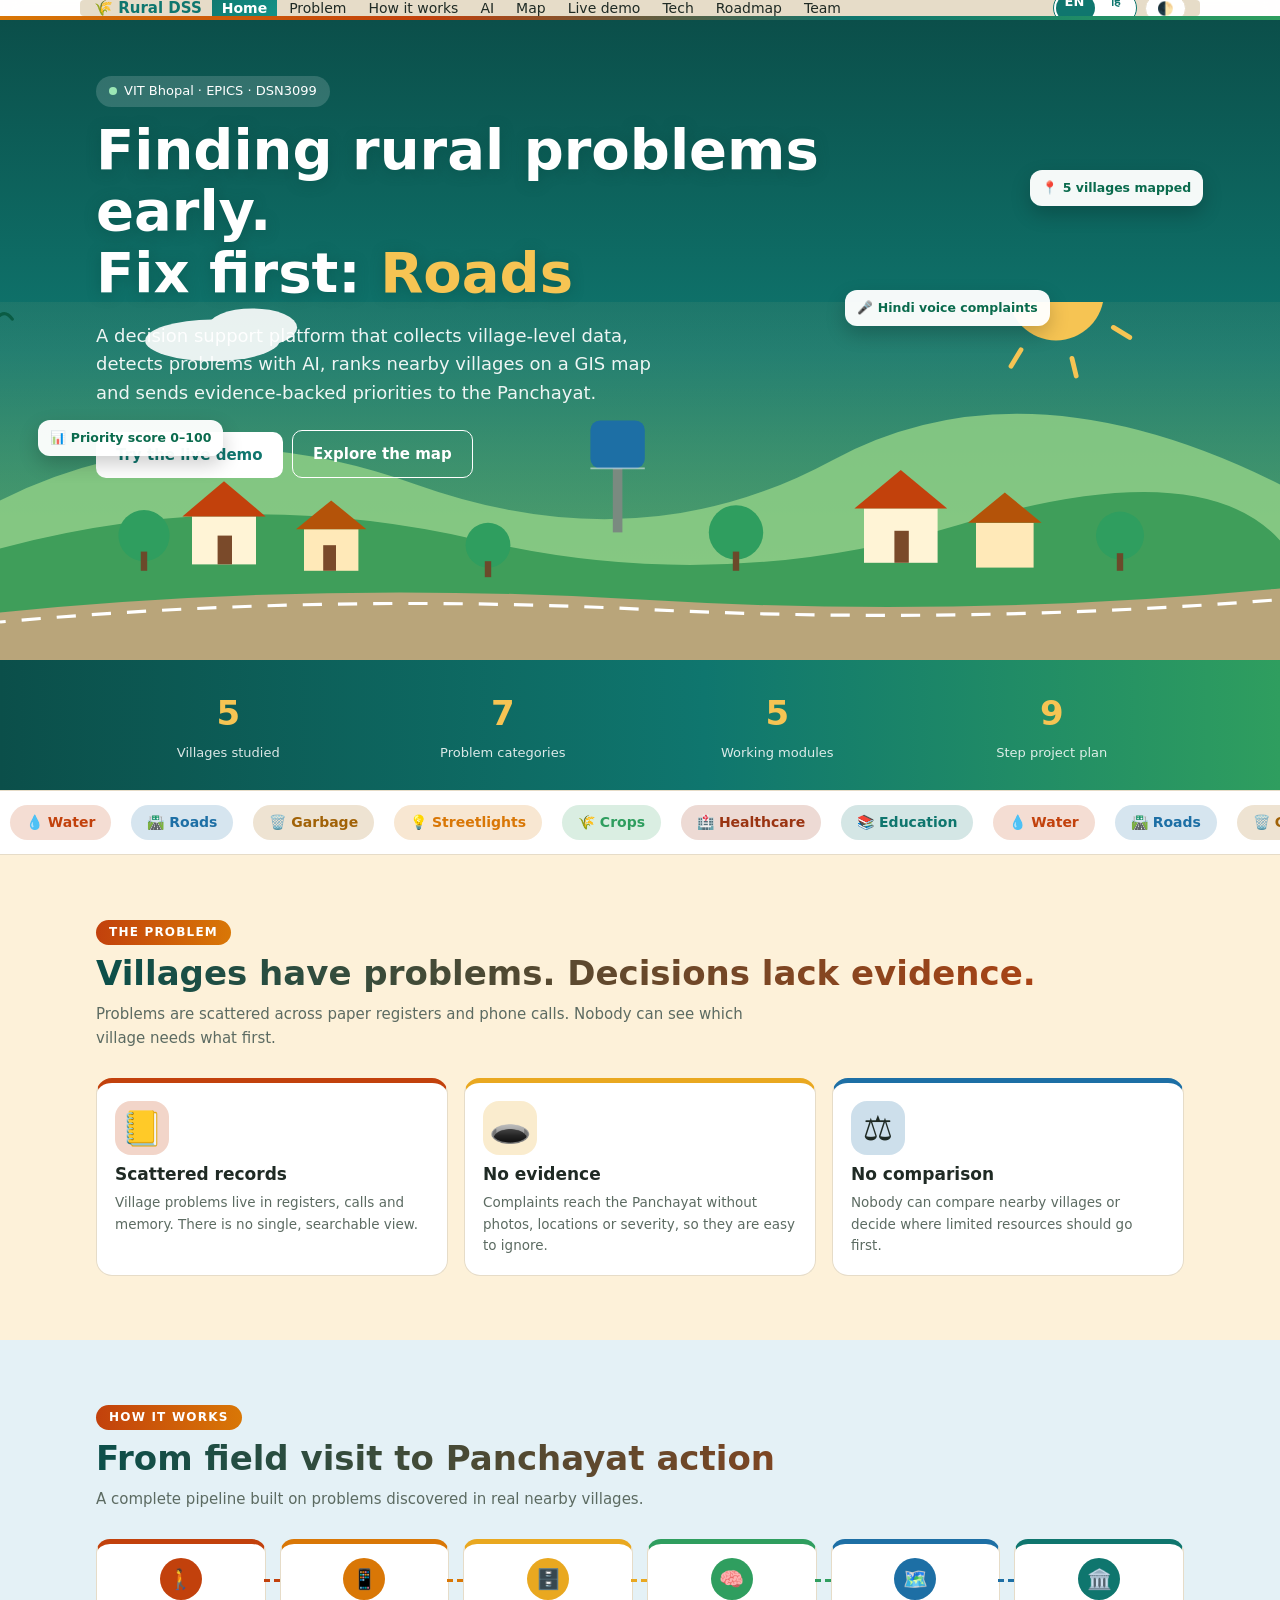
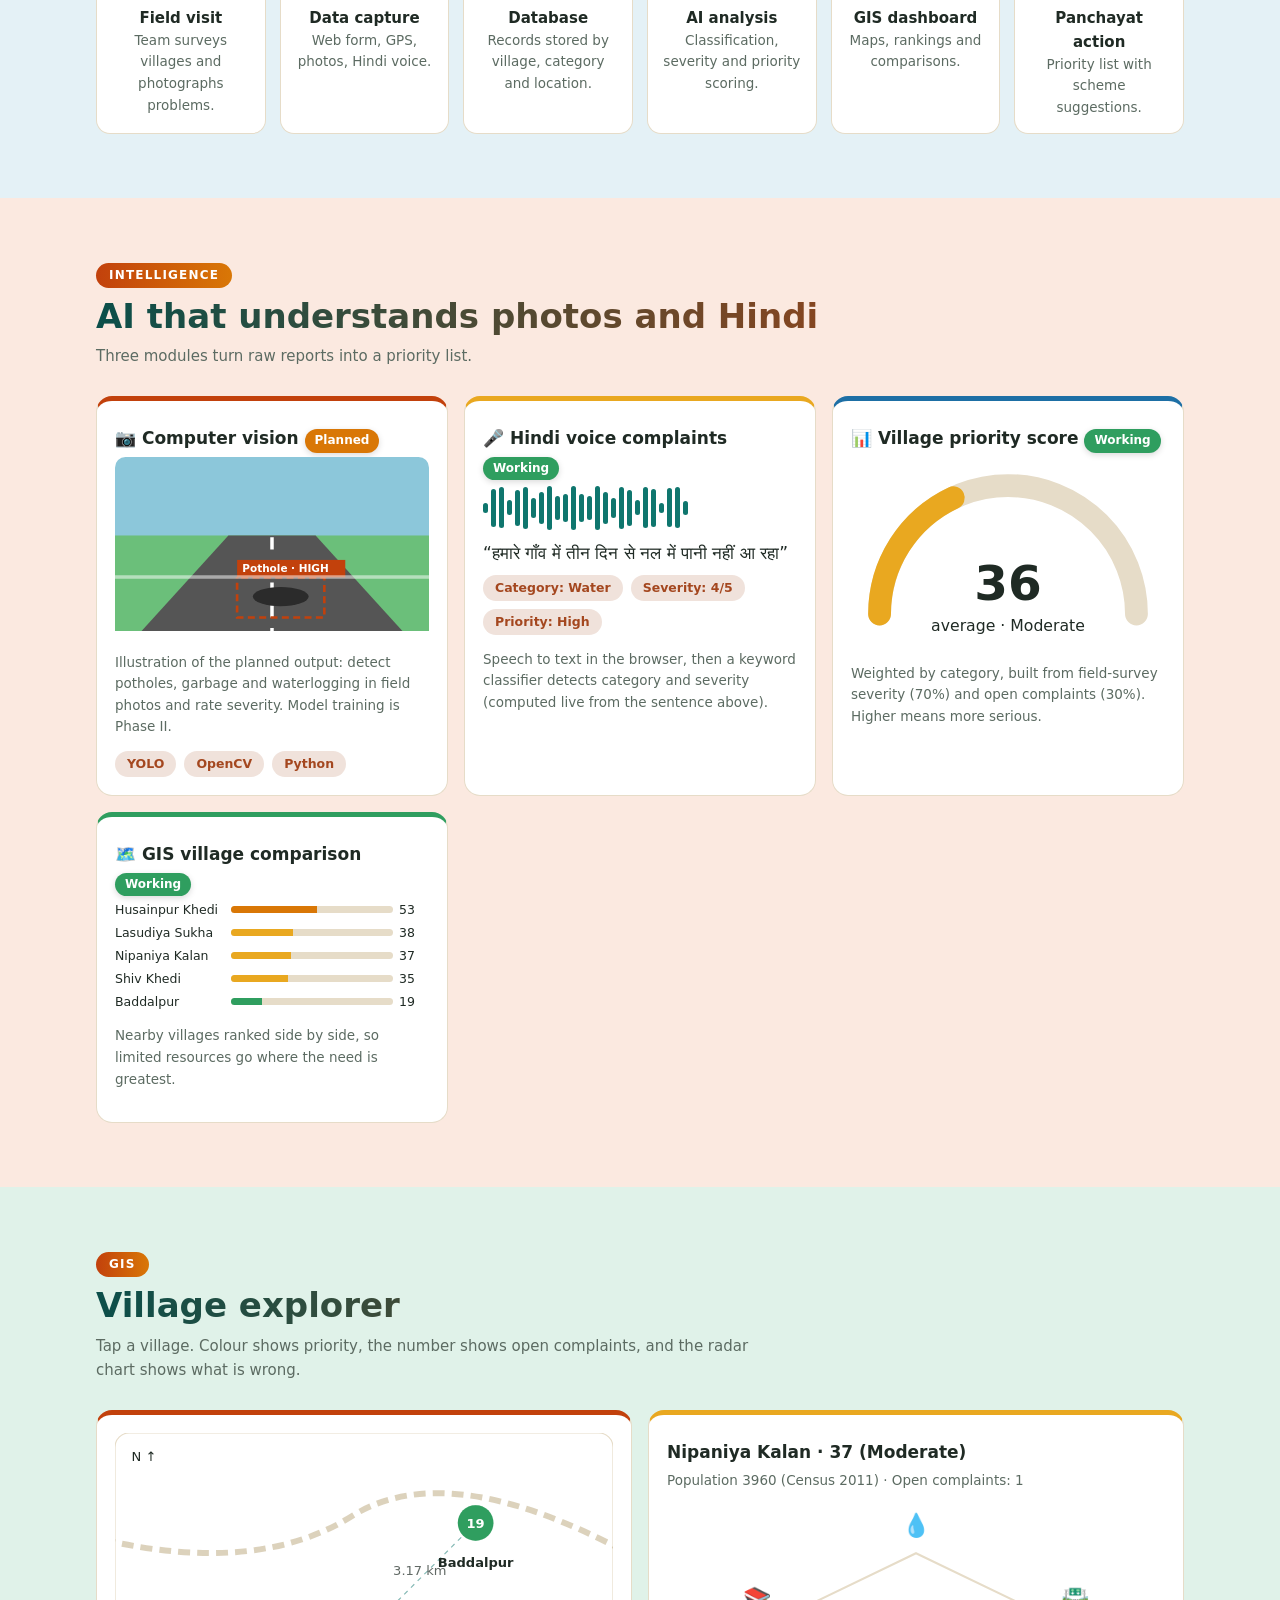
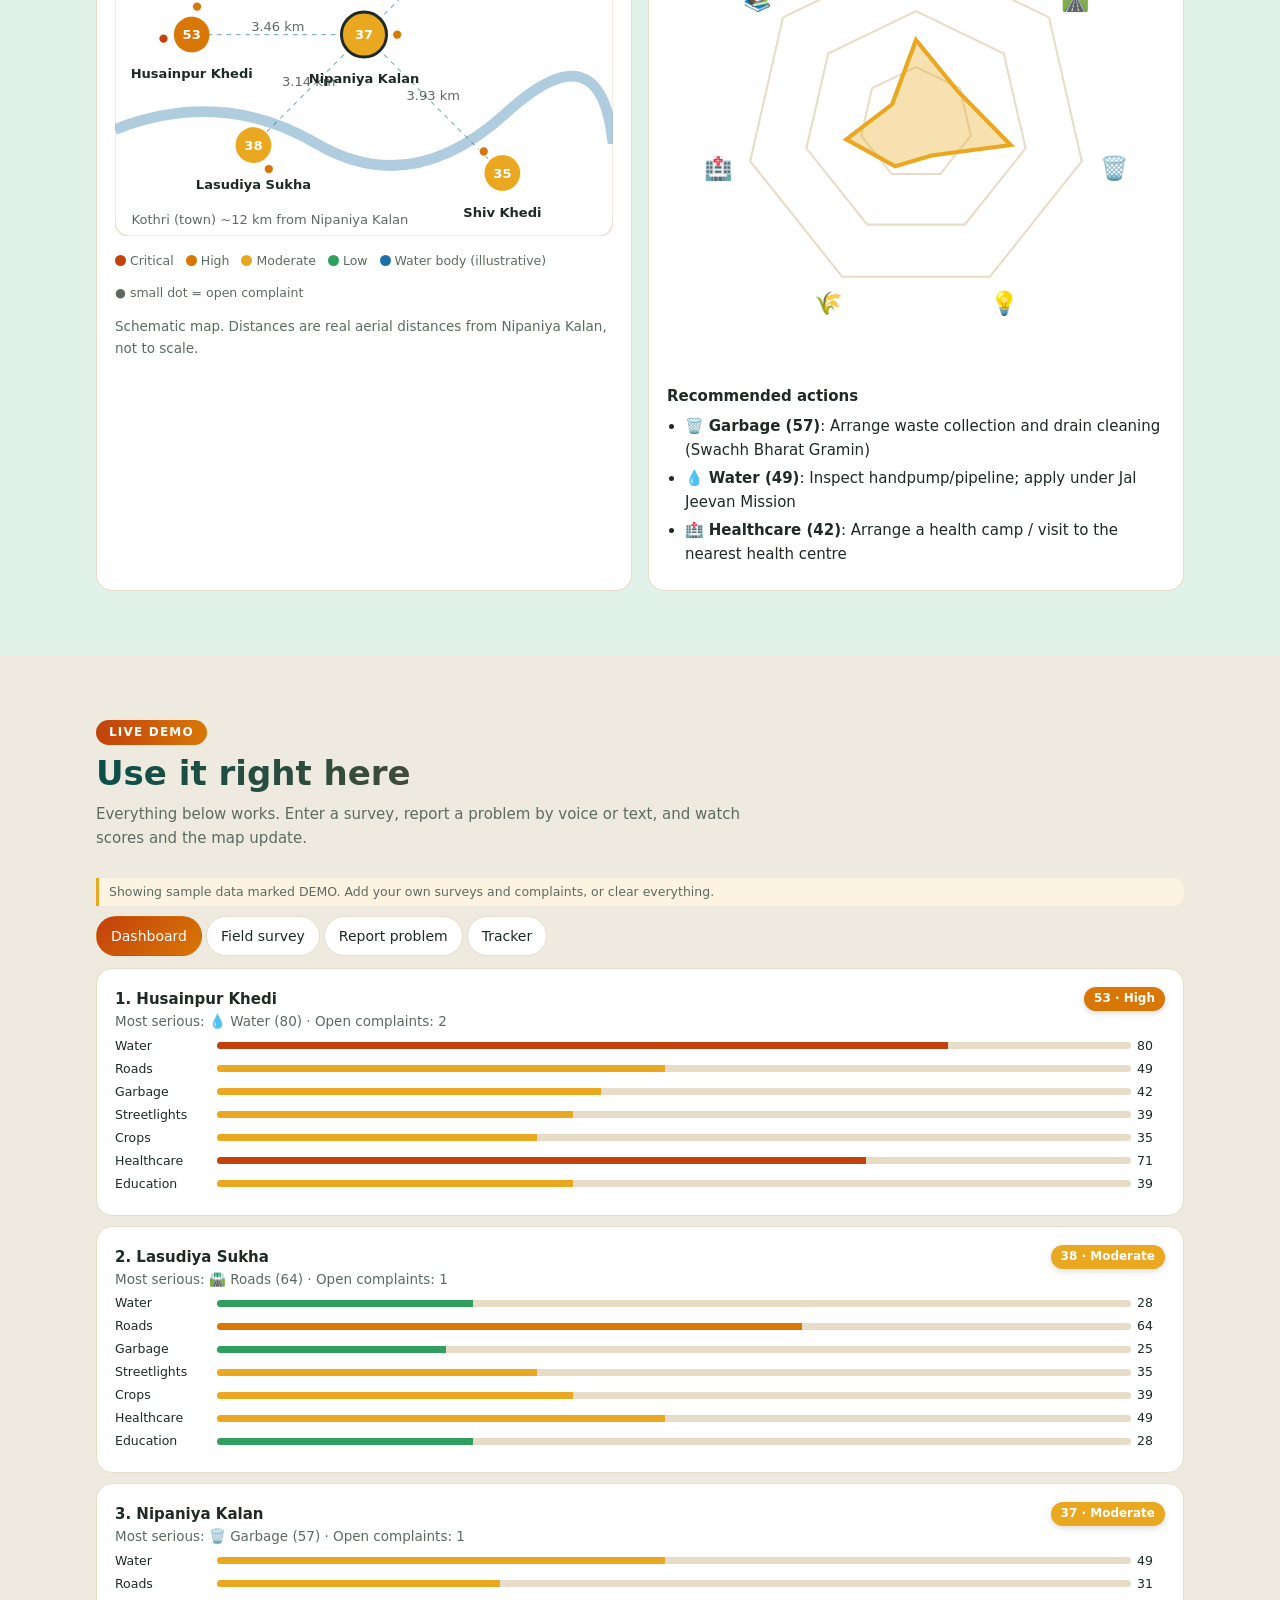
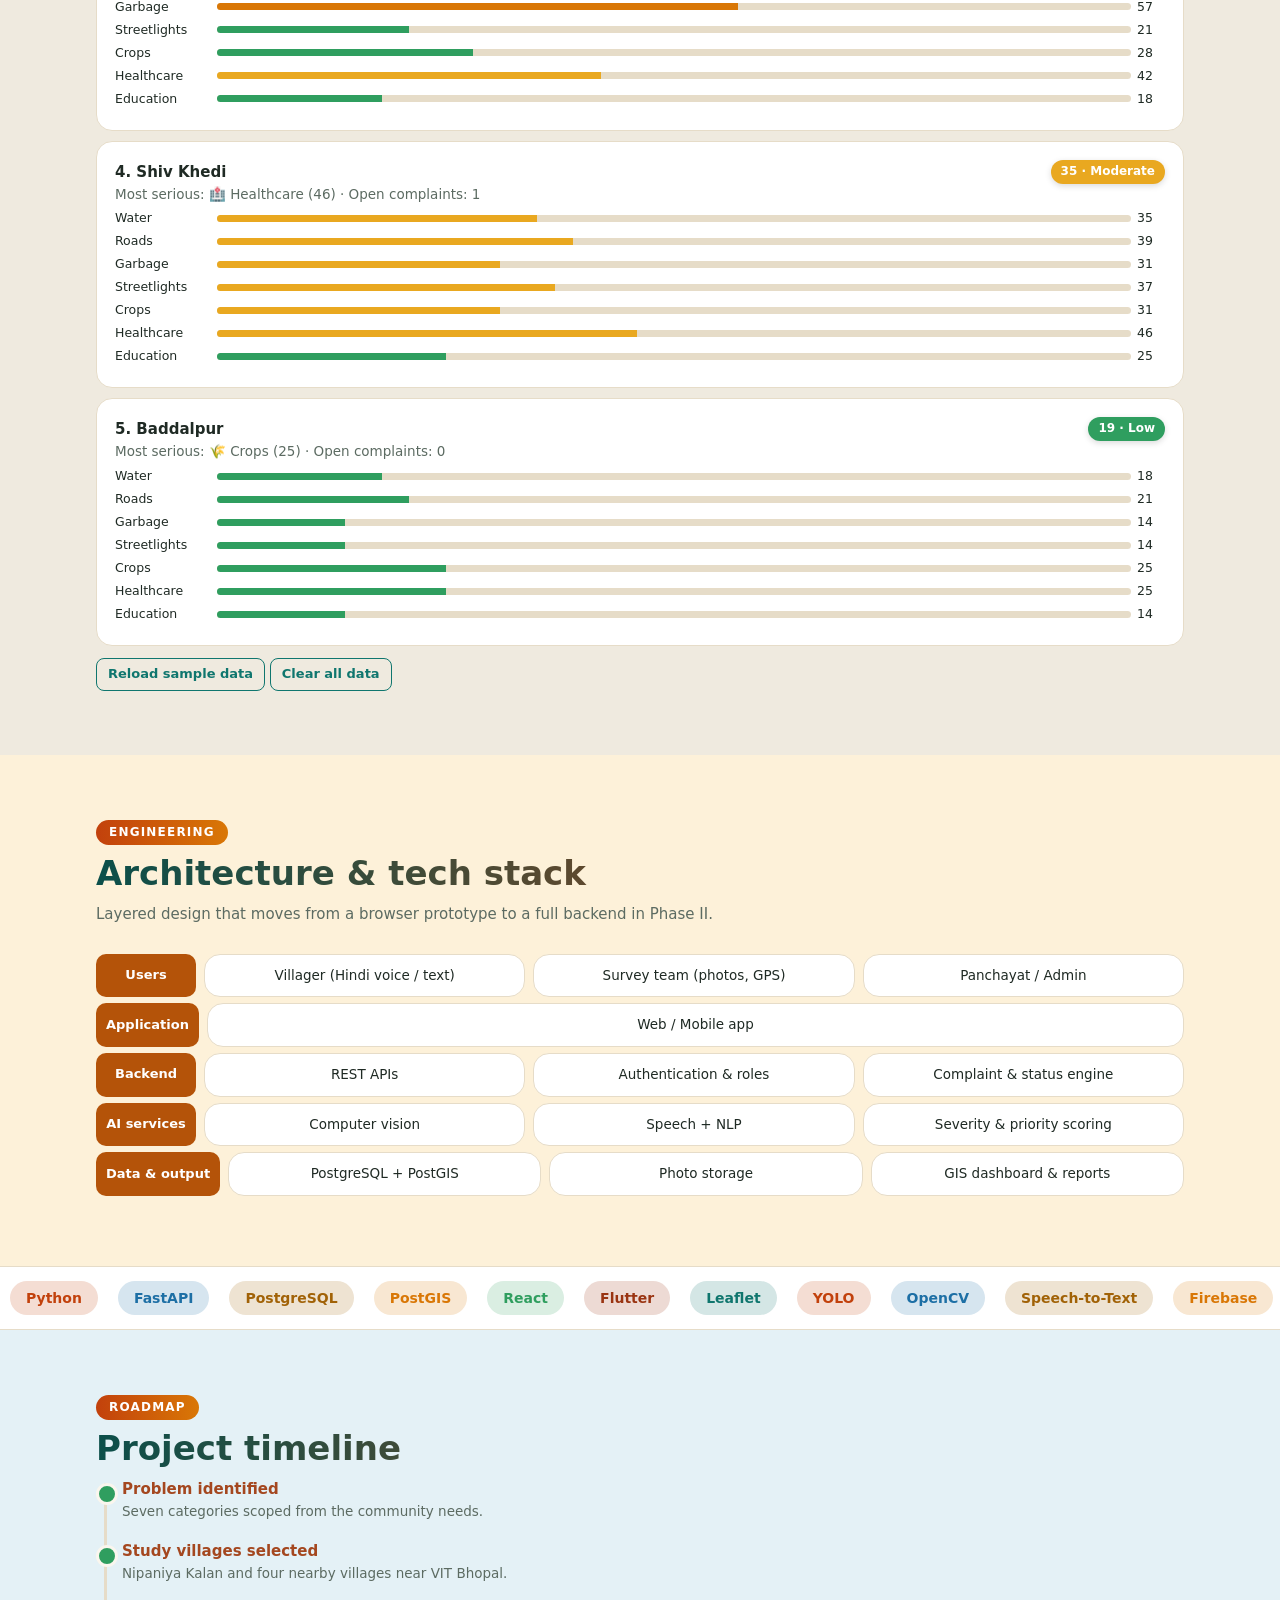
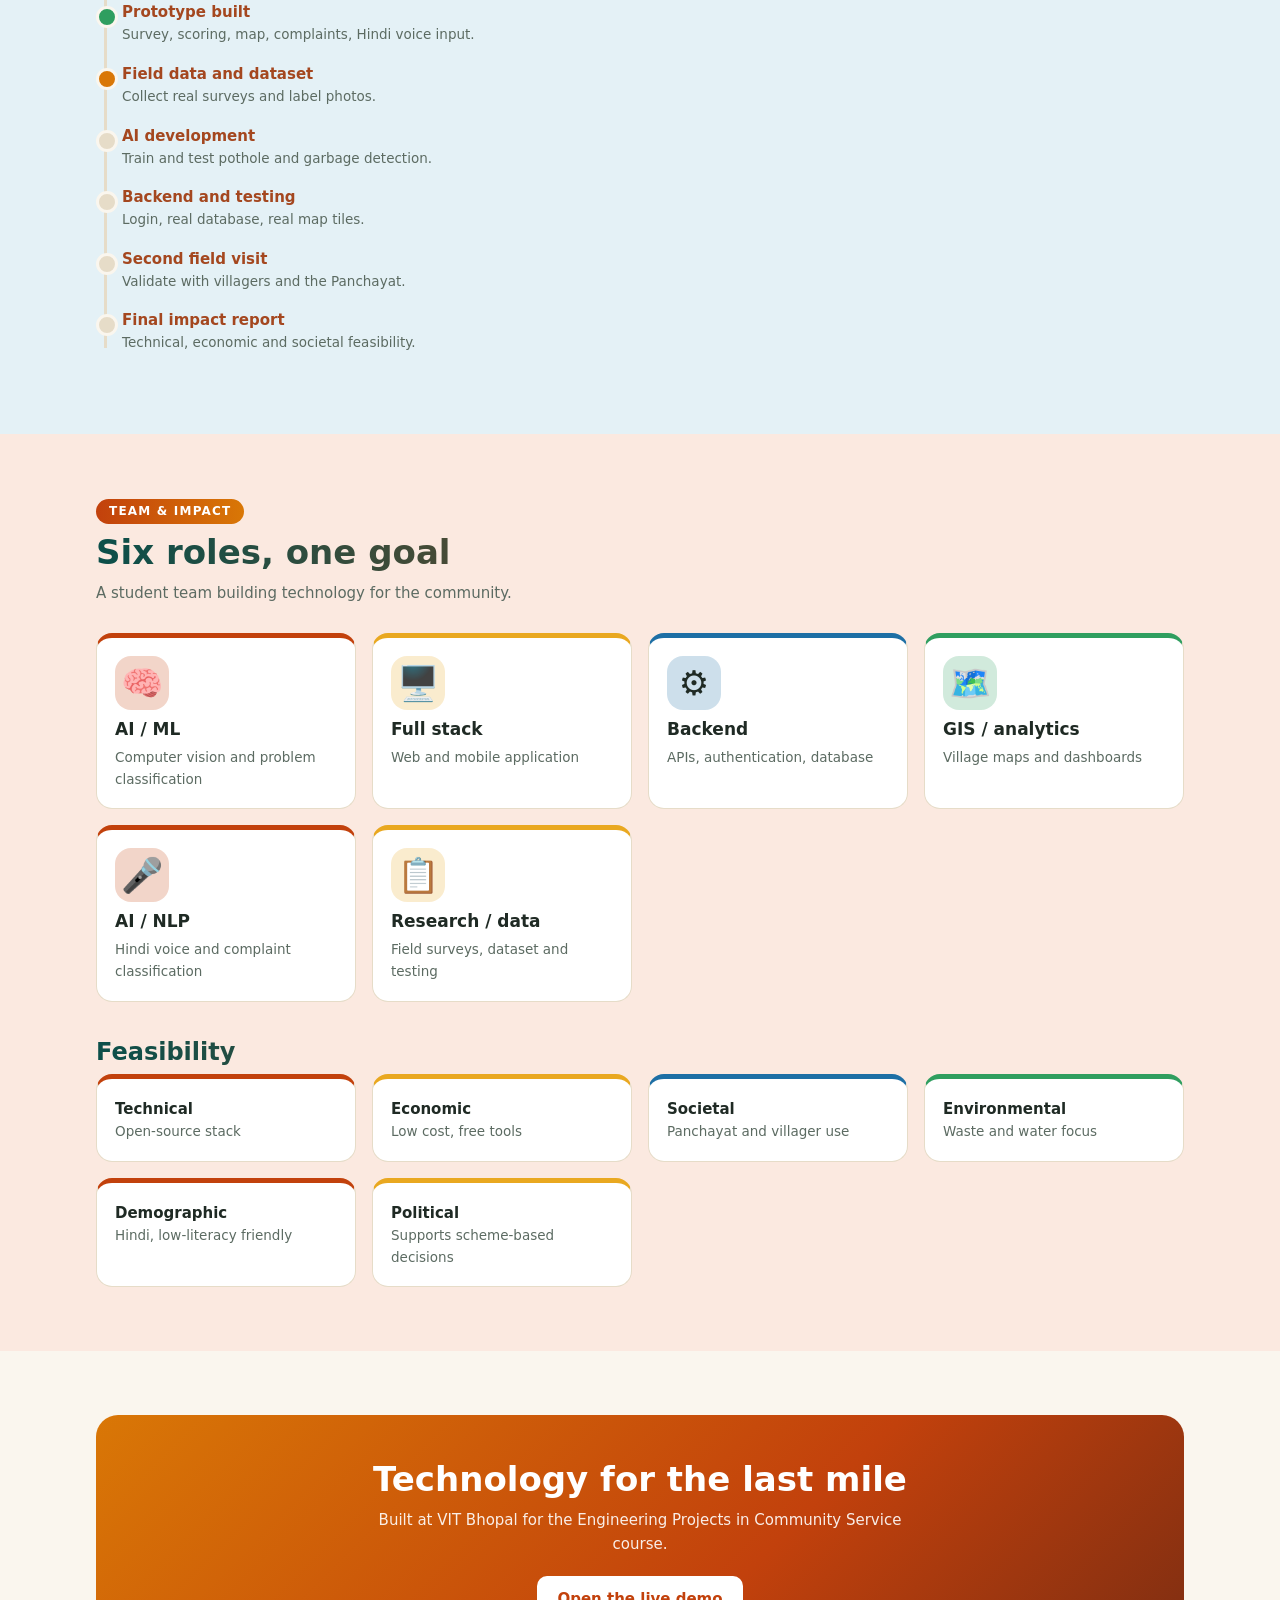
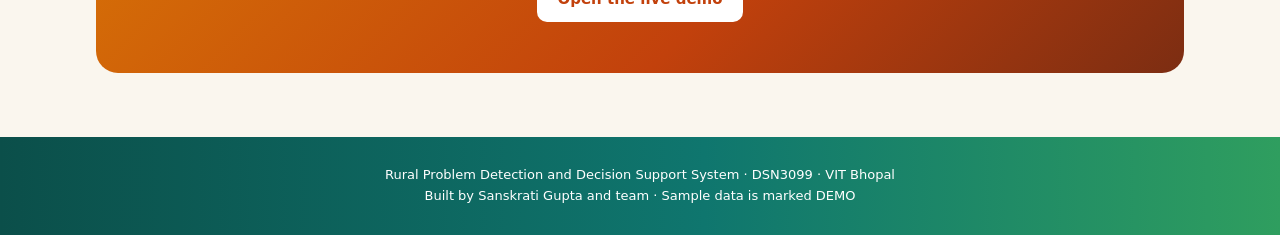
<file: frontend/index.html>
<!DOCTYPE html>
<html lang="en"><head><meta charset="utf-8">
<meta name="viewport" content="width=device-width, initial-scale=1, viewport-fit=cover">
<title>Rural Problem Detection and Decision Support System</title>
<link rel="icon" href="data:image/svg+xml,<svg xmlns=%22http://www.w3.org/2000/svg%22 viewBox=%220 0 100 100%22><text y=%22.9em%22 font-size=%2290%22>🌾</text></svg>">
<link rel="stylesheet" href="css/style.css">
</head><body>
<div id="pg"></div>
<div class="nav"><div class="bar"><div id="nav"></div><div class="rt"><button class="lt" id="lt" data-l="en" role="switch" aria-checked="false" aria-label="Language"><span class="th2"></span><span>EN</span><span>हिं</span></button><button id="th" aria-label="Toggle theme">🌓</button></div></div></div>

<header class="hero" id="home">
<span class="chip" style="right:6%;top:150px">📍 5 villages mapped</span><span class="chip" style="right:18%;top:270px;animation-delay:-2s">🎤 Hindi voice complaints</span><span class="chip" style="left:3%;top:400px;animation-delay:-3.5s">📊 Priority score 0–100</span>
<div class="w"><span class="live"><i></i> VIT Bhopal · EPICS · DSN3099</span>
<h1>Finding rural problems early.<br>Fix first: <span id="word">Water</span></h1>
<p class="s">A decision support platform that collects village-level data, detects problems with AI, ranks nearby villages on a GIS map and sends evidence-backed priorities to the Panchayat.</p>
<div class="cta"><a class="btn" href="#demo">Try the live demo</a> &nbsp;<a class="btn o" href="#explorer">Explore the map</a></div></div>
<svg id="scene" viewBox="0 0 800 300" preserveAspectRatio="xMidYMax slice" aria-hidden="true"><defs><linearGradient id="sk" x1="0" y1="0" x2="0" y2="1"><stop offset="0" stop-color="#ffd98a" stop-opacity="0"/><stop offset="1" stop-color="#ffd98a" stop-opacity=".25"/></linearGradient></defs>
<rect width="800" height="300" fill="url(#sk)"/>
<g transform="translate(660 70)"><circle r="30" fill="#f6c453"/><g stroke="#f6c453" stroke-width="3" stroke-linecap="round"><animateTransform attributeName="transform" type="rotate" from="0" to="360" dur="30s" repeatCount="indefinite"/><path d="M0-42v-12M0 42v12M-42 0h-12M42 0h12M30-30l8-8M-30 30l-8 8M30 30l8 8M-30-30l-8-8"/></g></g>
<g fill="#fff" opacity=".9"><g><animateTransform attributeName="transform" type="translate" from="-100 0" to="900 0" dur="60s" repeatCount="indefinite"/><ellipse cx="100" cy="60" rx="38" ry="12"/><ellipse cx="125" cy="52" rx="26" ry="12"/></g><g><animateTransform attributeName="transform" type="translate" from="-400 0" to="600 0" dur="80s" repeatCount="indefinite"/><ellipse cx="500" cy="100" rx="42" ry="13"/><ellipse cx="525" cy="92" rx="28" ry="12"/></g></g>
<path d="M0 200 Q120 140 260 190 T520 175 T800 190 V300 H0Z" fill="#8fcf86" opacity=".85"/><path d="M0 230 Q150 190 300 225 T600 215 T800 225 V300 H0Z" fill="#3f9e5a"/>
<g transform="translate(120 210)"><rect width="40" height="30" fill="#fff4d6"/><polygon points="-6,0 20,-22 46,0" fill="#c2410c"/><rect x="16" y="12" width="9" height="18" fill="#7a4a2a"/></g>
<g transform="translate(190 218)"><rect width="34" height="26" fill="#ffe9b8"/><polygon points="-5,0 17,-18 39,0" fill="#b45309"/><rect x="12" y="10" width="8" height="16" fill="#7a4a2a"/></g>
<g transform="translate(540 205)"><rect width="46" height="34" fill="#fff4d6"/><polygon points="-6,0 23,-24 52,0" fill="#c2410c"/><rect x="19" y="14" width="9" height="20" fill="#7a4a2a"/></g>
<g transform="translate(610 214)"><rect width="36" height="28" fill="#ffe9b8"/><polygon points="-5,0 18,-19 41,0" fill="#b45309"/></g>
<g fill="#2f9e5f"><circle cx="90" cy="222" r="16"/><circle cx="305" cy="228" r="14"/><circle cx="460" cy="220" r="17"/><circle cx="700" cy="222" r="15"/></g><g fill="#6b4a2a"><rect x="88" y="232" width="4" height="12"/><rect x="303" y="238" width="4" height="10"/><rect x="458" y="232" width="4" height="12"/><rect x="698" y="233" width="4" height="11"/></g>
<g transform="translate(375 150)"><rect x="8" y="30" width="6" height="40" fill="#7a8a80"/><rect x="-6" y="0" width="34" height="30" rx="6" fill="#1d6fa5"/><path d="M-6 30h34" stroke="#fff" opacity=".5"/></g>
<path d="M0 270 Q200 250 400 262 T800 255 V300 H0Z" fill="#b9a57a"/><path d="M0 276 Q200 258 400 268 T800 262" stroke="#fff" stroke-width="2" stroke-dasharray="12 10" fill="none"><animate attributeName="stroke-dashoffset" from="0" to="-44" dur="2s" repeatCount="indefinite"/></path>
<g stroke="#0a5c44" stroke-width="2" fill="none" stroke-linecap="round"><path d="M0 0q5-7 10 0q5-7 10 0"><animateTransform attributeName="transform" type="translate" values="-40 60;860 20" dur="26s" repeatCount="indefinite"/></path><path d="M0 0q5-7 10 0q5-7 10 0"><animateTransform attributeName="transform" type="translate" values="-90 90;860 50" dur="32s" repeatCount="indefinite"/></path></g></svg>
</header>

<div class="strip"><div class="w" id="strip"></div></div>
<div class="mq"><div id="mq"></div></div>

<section id="problem"><div class="w rv"><span class="tag">The problem</span><h2>Villages have problems. Decisions lack evidence.</h2><p class="lead">Problems are scattered across paper registers and phone calls. Nobody can see which village needs what first.</p><div class="grid" id="prob"></div></div></section>

<section class="alt" id="how"><div class="w rv"><span class="tag">How it works</span><h2>From field visit to Panchayat action</h2><p class="lead">A complete pipeline built on problems discovered in real nearby villages.</p><div class="pipe" id="pipe"></div></div></section>

<section id="ai"><div class="w rv"><span class="tag">Intelligence</span><h2>AI that understands photos and Hindi</h2><p class="lead">Three modules turn raw reports into a priority list.</p>
<div class="grid g2">
<div class="card h"><h3>📷 Computer vision <span class="pill" style="background:var(--o)">Planned</span></h3><svg viewBox="0 0 360 200" width="100%" role="img" aria-label="Illustration of road photo with pothole detection"><rect width="360" height="200" rx="12" fill="#8cc7da"/><rect y="90" width="360" height="110" fill="#6bbf7a"/><polygon points="130,90 230,90 330,200 30,200" fill="#555"/><path d="M180 92L180 200" stroke="#fff" stroke-width="4" stroke-dasharray="14 12"/><ellipse cx="190" cy="160" rx="32" ry="11" fill="#2b2b2b"/><rect x="140" y="138" width="100" height="46" fill="none" stroke="#c2410c" stroke-width="3" stroke-dasharray="8 5"><animate attributeName="stroke-dashoffset" from="0" to="-26" dur="1.2s" repeatCount="indefinite"/></rect><rect x="140" y="118" width="124" height="20" fill="#c2410c"/><text x="146" y="132" style="fill:#fff;font-weight:700;font-size:12px">Pothole · HIGH</text><rect x="0" y="0" width="360" height="4" fill="#fff" opacity=".5"><animate attributeName="y" values="0;196;0" dur="4s" repeatCount="indefinite"/></rect></svg>
<p class="mu">Illustration of the planned output: detect potholes, garbage and waterlogging in field photos and rate severity. Model training is Phase II.</p><div class="tg"><span>YOLO</span><span>OpenCV</span><span>Python</span></div></div>
<div class="card h"><h3>🎤 Hindi voice complaints <span class="pill" style="background:var(--g)">Working</span></h3><div class="bars" id="wave"></div><p style="font-size:17px;margin:8px 0">“हमारे गाँव में तीन दिन से नल में पानी नहीं आ रहा”</p><div class="tg" id="vchips"></div>
<p class="mu">Speech to text in the browser, then a keyword classifier detects category and severity (computed live from the sentence above).</p></div>
<div class="card h"><h3>📊 Village priority score <span class="pill" style="background:var(--g)">Working</span></h3><svg viewBox="0 0 220 130" width="100%" id="gauge" role="img" aria-label="Average priority gauge"></svg><p class="mu">Weighted by category, built from field-survey severity (70%) and open complaints (30%). Higher means more serious.</p></div>
<div class="card h"><h3>🗺️ GIS village comparison <span class="pill" style="background:var(--g)">Working</span></h3><div id="mini"></div><p class="mu">Nearby villages ranked side by side, so limited resources go where the need is greatest.</p></div>
</div></div></section>

<section class="alt" id="explorer"><div class="w rv"><span class="tag">GIS</span><h2>Village explorer</h2><p class="lead">Tap a village. Colour shows priority, the number shows open complaints, and the radar chart shows what is wrong.</p>
<div class="grid g2"><div class="card"><svg id="map" viewBox="0 0 420 340" width="100%" role="img" aria-label="Village map"></svg>
<div class="lg"><span><i style="background:var(--r)"></i>Critical</span><span><i style="background:var(--o)"></i>High</span><span><i style="background:var(--y)"></i>Moderate</span><span><i style="background:var(--g)"></i>Low</span><span><i style="background:var(--b)"></i>Water body (illustrative)</span><span>● small dot = open complaint</span></div>
<p class="mu">Schematic map. Distances are real aerial distances from Nipaniya Kalan, not to scale.</p></div>
<div class="card"><h3 id="mt">Select a village</h3><div id="mi" class="mu">Tap a village on the map.</div><svg id="radar" viewBox="0 0 240 230" width="100%" aria-label="Radar chart"></svg><div id="mrec"></div></div></div></div></section>

<section id="demo"><div class="w rv"><span class="tag">Live demo</span><h2>Use it right here</h2><p class="lead">Everything below works. Enter a survey, report a problem by voice or text, and watch scores and the map update.</p>
<div class="note" id="demonote"></div>
<div class="tabs" id="tabs"></div>
<div class="tp" id="t-rank"><div id="rank"></div></div>
<div class="tp" id="t-survey"><div class="card"><div class="row"><div><label>Village</label><select id="sv"></select></div><div><label>Surveyor</label><input id="sn"></div></div><p class="mu">Rate each problem 0 (none) to 100 (very severe).</p><div id="sf"></div><div class="row"><div><label>Notes</label><textarea id="snote" rows="2"></textarea></div><div><label>Location</label><input id="sgps" placeholder="lat, lng"><button class="btn s o" id="gps" style="margin-top:6px;color:var(--ac)">📍 Use my GPS</button></div></div><button class="btn" id="ssave" style="margin-top:12px">Save survey</button><div class="ok" id="sok"></div></div><div class="card"><h3>Saved surveys</h3><div class="scroll" id="slist"></div></div></div>
<div class="tp" id="t-report"><div class="card"><div class="row"><div><label>Village *</label><select id="rv"></select></div><div><label>Your name (optional)</label><input id="rn"></div></div><label>Describe the problem (Hindi or English)</label><textarea id="rt" rows="3" placeholder="हमारे गाँव में तीन दिन से नल में पानी नहीं आ रहा"></textarea>
<div style="display:flex;gap:8px;flex-wrap:wrap;margin-top:6px"><button class="btn s mic" id="mic">🎤 Speak in Hindi</button><button class="btn s o" id="cls" style="color:var(--ac)">Detect category &amp; severity</button><span class="mu" id="micmsg"></span></div>
<div class="row"><div><label>Category (editable)</label><select id="rc"></select></div><div><label>Severity 1–5 (editable)</label><select id="rs"></select></div></div><div class="note" id="clsnote">Suggested by a keyword-based classifier. Please check before submitting.</div>
<div class="row"><div><label>Location / landmark</label><input id="rl"><button class="btn s o" id="rgps" style="margin-top:6px;color:var(--ac)">📍 Tag my GPS</button></div><div><label>Photo (optional)</label><input type="file" id="rf" accept="image/*" capture="environment"></div></div><button class="btn" id="rsub" style="margin-top:12px">Submit complaint</button><div class="ok" id="rok"></div></div></div>
<div class="tp" id="t-track"><div class="card"><label style="margin-top:0"><input type="checkbox" id="adm"> Panchayat / Admin mode (move complaints to the next stage)</label></div><div class="kb" id="kb"></div></div>
<div style="margin-top:12px"><button class="btn s o" id="reset" style="color:var(--ac)">Reload sample data</button> <button class="btn s o" id="clear" style="color:var(--ac)">Clear all data</button></div></div></section>

<section class="alt" id="arch"><div class="w rv"><span class="tag">Engineering</span><h2>Architecture &amp; tech stack</h2><p class="lead">Layered design that moves from a browser prototype to a full backend in Phase II.</p><div id="archd"></div></div></section>
<div class="mq"><div id="mq2"></div></div>

<section id="road"><div class="w rv"><span class="tag">Roadmap</span><h2>Project timeline</h2><div class="tl" id="tl"></div></div></section>

<section class="alt" id="team"><div class="w rv"><span class="tag">Team &amp; impact</span><h2>Six roles, one goal</h2><p class="lead">A student team building technology for the community.</p><div class="grid" id="tm"></div>
<h2 style="margin-top:36px;font-size:24px">Feasibility</h2><div class="grid" id="fe"></div></div></section>

<section><div class="w rv"><div class="cta2"><h2>Technology for the last mile</h2><p style="opacity:.9;max-width:560px;margin:0 auto 20px">Built at VIT Bhopal for the Engineering Projects in Community Service course.</p><a class="btn" href="#demo">Open the live demo</a></div></div></section>
<footer>Rural Problem Detection and Decision Support System · DSN3099 · VIT Bhopal<br>Built by Sanskrati Gupta and team · Sample data is marked DEMO</footer>

<script src="js/app.js"></script>
</body></html>
</file>
<file: frontend/css/style.css>
:root{box-sizing:border-box;padding-top:env(safe-area-inset-top,0px);padding-bottom:env(safe-area-inset-bottom,0px);--bg:#faf6ee;--card:#fff;--tx:#1f2a24;--mu:#5c6b62;--bd:#e6dcc8;--ac:#0f766e;--ac2:#dff3ee;--dg:#b45309;--r:#c2410c;--o:#d97706;--y:#e9a820;--g:#2f9e5f;--b:#1d6fa5}
@media(prefers-color-scheme:dark){:root:not([data-theme="light"]){--bg:#0f1a17;--card:#16251f;--tx:#f3efe4;--mu:#aab9ae;--bd:#2c443b;--ac:#3fd0b4;--ac2:#12332c;--dg:#f0a35e;--h1:#3fd0b4;--h2:#f0a35e}}
:root[data-theme="dark"]{--bg:#0f1a17;--card:#16251f;--tx:#f3efe4;--mu:#aab9ae;--bd:#2c443b;--ac:#3fd0b4;--ac2:#12332c;--dg:#f0a35e;--h1:#3fd0b4;--h2:#f0a35e}
html{scroll-behavior:smooth;scroll-padding-top:calc(env(safe-area-inset-top,0px) + 56px)}*{box-sizing:border-box}
body{margin:0;background:var(--bg);color:var(--tx);font:15px/1.6 system-ui,-apple-system,"Segoe UI","Noto Sans Devanagari",Roboto,sans-serif;overflow-x:hidden}
#pg{position:fixed;top:env(safe-area-inset-top,0px);left:0;height:4px;width:0;background:linear-gradient(90deg,#d97706,#c2410c,#0f766e);z-index:30}
.nav{position:sticky;top:env(safe-area-inset-top,0px);z-index:9;background:color-mix(in srgb,var(--card) 90%,transparent);backdrop-filter:blur(10px);border-bottom:1px solid var(--bd)}
.nav .bar{max-width:1120px;margin:auto;display:flex;align-items:center;gap:8px;padding:8px 14px}#nav{display:flex;align-items:center;gap:2px;overflow-x:auto;flex:1;min-width:0}.rt{display:flex;align-items:center;gap:8px;flex:none}
.nav b{color:var(--ac);margin-right:8px;white-space:nowrap}.nav a{color:var(--tx);text-decoration:none;padding:6px 10px;border-radius:8px;font-size:14px;white-space:nowrap;transition:.2s}.nav a:hover,.nav a.on{background:var(--ac2);color:var(--ac);font-weight:600}
.nav #th{border:1px solid var(--bd);background:var(--card);color:var(--tx);border-radius:99px;padding:5px 11px;cursor:pointer;flex:none}.nav .lt{position:relative;display:grid;grid-template-columns:1fr 1fr;width:84px;height:34px;border-radius:99px;border:1.5px solid var(--ac);background:var(--card);padding:0;cursor:pointer;font:inherit;font-weight:800;font-size:13px;color:var(--ac);flex:none;overflow:hidden}.lt span{display:grid;place-items:center;position:relative;z-index:1;transition:color .3s}.lt .th2{position:absolute;z-index:0;top:2px;bottom:2px;left:2px;width:calc(50% - 2px);background:var(--ac);border-radius:99px;transition:transform .4s cubic-bezier(.5,1.5,.5,1)}.lt[data-l=hi] .th2{transform:translateX(100%)}.lt[data-l=en] span:nth-child(2),.lt[data-l=hi] span:nth-child(3){color:var(--card)}
.w{max-width:1120px;margin:auto;padding:0 16px}section{padding:64px 0}.alt{background:var(--ac2)}
h2{font-size:clamp(24px,4vw,34px);margin:0 0 8px;line-height:1.2}.lead{color:var(--mu);margin:0 0 28px;max-width:660px}.tag{font-size:12px;font-weight:800;letter-spacing:.1em;color:var(--ac);text-transform:uppercase}
.hero{position:relative;background:linear-gradient(180deg,#0b4f4a 0%,#0f766e 52%,#2f9e5f 100%);color:#fff;overflow:hidden;min-height:640px}
.hero .w{position:relative;z-index:2;padding-top:56px}.hero h1{font-size:clamp(30px,6vw,56px);line-height:1.1;margin:12px 0;max-width:760px;animation:up .9s both;text-shadow:0 2px 14px rgba(0,70,60,.35)}
.hero p.s{font-size:18px;max-width:560px;opacity:.92;animation:up .9s both .2s}.hero .cta{animation:up .9s both .4s;margin-top:22px}
#scene{position:absolute;left:0;right:0;bottom:0;width:100%;height:56%;z-index:1}
@keyframes up{from{opacity:0;transform:translateY(26px)}}
.live{display:inline-flex;gap:7px;align-items:center;background:rgba(255,255,255,.16);padding:5px 13px;border-radius:99px;font-size:13px}.live i{width:8px;height:8px;border-radius:50%;background:#9be7b5;animation:pl 1.4s infinite}@keyframes pl{50%{opacity:.25;transform:scale(1.7)}}
#word{color:#f6c453;display:inline-block;min-width:3ch;transition:.4s}
.btn{background:linear-gradient(135deg,#0f766e,#14958a);color:#fff;border:0;padding:11px 20px;border-radius:10px;cursor:pointer;font:inherit;font-weight:700;text-decoration:none;display:inline-block;position:relative;overflow:hidden;transition:transform .2s,box-shadow .2s}.btn:hover{transform:translateY(-3px);box-shadow:0 8px 18px rgba(0,0,0,.22)}.btn:active{transform:scale(.96)}
.btn:after{content:"";position:absolute;top:0;left:-70%;width:40%;height:100%;background:rgba(255,255,255,.35);transform:skewX(-20deg);transition:.5s}.btn:hover:after{left:130%}
.hero .btn{background:#fff;color:#0f766e}.btn.o{background:transparent;border:1.5px solid currentColor;color:inherit}.btn.s{padding:5px 11px;font-size:13px;border-radius:8px}.hero .btn.o{background:transparent;color:#fff}
.chip{position:absolute;z-index:3;background:rgba(255,255,255,.96);color:#0a6b4d;border-radius:12px;padding:8px 12px;font-size:12.5px;font-weight:700;box-shadow:0 8px 20px rgba(0,0,0,.2);animation:bob 5s ease-in-out infinite}@keyframes bob{50%{transform:translateY(-12px)}}
.strip{background:linear-gradient(90deg,#0b4f4a,#0f766e 55%,#2f9e5f);color:#fff}.strip .w{display:grid;grid-template-columns:repeat(auto-fit,minmax(140px,1fr));gap:10px;padding-top:26px;padding-bottom:26px;text-align:center}.strip b{font-size:34px;display:block;color:#f6c453}.strip span{font-size:13px;opacity:.85}
.grid{display:grid;gap:16px;grid-template-columns:repeat(auto-fit,minmax(250px,1fr))}.g2{grid-template-columns:repeat(auto-fit,minmax(320px,1fr))}
.card{background:var(--card);border:1px solid var(--bd);border-radius:16px;padding:18px;transition:transform .25s,box-shadow .25s}.card.h:hover{transform:translateY(-6px);box-shadow:0 14px 30px rgba(0,0,0,.12)}
.ic{font-size:34px;display:inline-block}.card.h:hover .ic{animation:wig .6s}@keyframes wig{25%{transform:rotate(-14deg) scale(1.2)}75%{transform:rotate(14deg) scale(1.2)}}
.card h3{margin:6px 0 4px;font-size:17px}.mu{color:var(--mu);font-size:13.5px}ul{padding-left:18px;margin:6px 0}li{margin:4px 0}
.rv{opacity:0;transform:translateY(30px);transition:opacity .7s,transform .7s}.rv.in{opacity:1;transform:none}
.pipe{display:grid;grid-template-columns:repeat(auto-fit,minmax(150px,1fr));gap:14px;position:relative}.pipe .st{background:var(--card);border:1px solid var(--bd);border-radius:14px;padding:14px;text-align:center;position:relative}.pipe .st b{display:grid;place-items:center;width:42px;height:42px;border-radius:50%;background:var(--ac);color:#fff;margin:0 auto 6px;font-size:20px}
.pipe .st:not(:last-child):after{content:"";position:absolute;top:35px;right:-15px;width:16px;border-top:3px dashed var(--ac);animation:fw 1s linear infinite}@keyframes fw{to{border-top-color:transparent}}
.bars{display:flex;gap:3px;align-items:center;height:48px}.bars i{width:5px;background:var(--ac);border-radius:3px;animation:wv 1s ease-in-out infinite}@keyframes wv{50%{height:6px}}
.tg{display:flex;gap:8px;flex-wrap:wrap;margin-top:8px}.tg span{background:var(--ac2);color:var(--ac);border-radius:99px;padding:3px 12px;font-size:12.5px;font-weight:700}
.pill{display:inline-block;padding:2px 10px;border-radius:99px;color:#fff;font-size:12px;font-weight:700;background:var(--mu)}
.bar{height:7px;border-radius:4px;background:var(--bd);overflow:hidden}.bar i{display:block;height:100%;transform-origin:left;animation:gx .9s both}@keyframes gx{from{transform:scaleX(0)}}
.cb{display:grid;grid-template-columns:96px 1fr 28px;gap:6px;align-items:center;font-size:12.5px;margin:3px 0}
.mq{overflow:hidden;white-space:nowrap;background:var(--card);border-block:1px solid var(--bd);padding:14px 0}.mq div{display:inline-block;animation:mq 30s linear infinite}.mq span{display:inline-block;margin:0 10px;background:var(--ac2);color:var(--ac);padding:6px 16px;border-radius:99px;font-weight:700;font-size:14px}@keyframes mq{to{transform:translateX(-50%)}}
.tl{position:relative;padding-left:26px}.tl:before{content:"";position:absolute;left:8px;top:6px;bottom:6px;width:3px;background:var(--bd)}.tl>div{position:relative;margin-bottom:16px}.tl>div:before{content:"";position:absolute;left:-26px;top:6px;width:16px;height:16px;border-radius:50%;background:var(--bd);border:3px solid var(--bg)}.tl .d:before{background:var(--g)}.tl .p:before{background:var(--o);animation:pl 1.4s infinite}
.tabs{display:flex;gap:4px;overflow-x:auto;margin-bottom:12px}.tabs button{border:1px solid var(--bd);background:var(--card);color:var(--tx);padding:8px 14px;border-radius:99px;cursor:pointer;font:inherit;font-size:14px;white-space:nowrap}.tabs button.on{background:var(--ac);color:#fff;border-color:var(--ac)}
.tp{display:none}.tp.on{display:block;animation:up .4s}
label{display:block;font-size:13px;font-weight:700;margin:10px 0 3px}select,input,textarea{width:100%;padding:9px;border:1px solid var(--bd);border-radius:9px;background:var(--bg);color:var(--tx);font:inherit}input[type=range]{padding:0}input[type=checkbox]{width:auto}
.row{display:grid;gap:10px;grid-template-columns:repeat(auto-fit,minmax(190px,1fr))}.ok{background:var(--ac2);border:1px solid var(--g);border-radius:9px;padding:8px 10px;margin:8px 0;font-size:13px;display:none}
.kb{display:grid;grid-template-columns:repeat(5,minmax(200px,1fr));gap:10px;overflow-x:auto;padding-bottom:6px}.col{background:var(--bg);border:1px solid var(--bd);border-radius:12px;padding:8px;min-height:100px}.col h4{margin:2px;font-size:13px;display:flex;justify-content:space-between}
.kc{background:var(--card);border:1px solid var(--bd);border-radius:10px;padding:8px;margin-bottom:8px;font-size:13px;animation:up .3s}.kc img{max-width:100%;border-radius:7px;margin-top:5px}
.mic.rec{background:var(--r)!important;animation:pl 1s infinite}.note{font-size:12.5px;color:var(--mu);border-left:3px solid var(--y);padding:4px 10px;margin:10px 0}
.scroll{overflow-x:auto}table{border-collapse:collapse;width:100%;font-size:13px}th,td{padding:6px;border-bottom:1px solid var(--bd);text-align:left;white-space:nowrap}
.lg{display:flex;gap:12px;flex-wrap:wrap;font-size:12.5px;color:var(--mu);margin-top:8px}.lg i{display:inline-block;width:11px;height:11px;border-radius:50%;margin-right:4px;vertical-align:-1px}
.cta2{background:linear-gradient(135deg,#d97706,#c2410c 60%,#7c2d12);color:#fff;border-radius:22px;padding:44px 22px;text-align:center}.cta2 .btn{background:#fff;color:#c2410c}
svg text{fill:var(--tx);font-size:11px}footer{text-align:center;color:var(--mu);font-size:13px;padding:28px}
@media(prefers-reduced-motion:reduce){*{animation:none!important;transition:none!important}.rv{opacity:1;transform:none}}

/* ===== bright colours across the whole site ===== */
:root{--s1:#fdf1d9;--s2:#fbe9e0;--s3:#e4f1f6;--s4:#efeadf;--s5:#e0f2e9;--pu:#a4471f;--h1:#0b4f4a;--h2:#c2410c}
@media(prefers-color-scheme:dark){:root:not([data-theme="light"]){--s1:#2a2412;--s2:#2c1a14;--s3:#10252e;--s4:#221d14;--s5:#12332c;--pu:#f0a35e}}
:root[data-theme="dark"]{--s1:#2a2412;--s2:#2c1a14;--s3:#10252e;--s4:#221d14;--s5:#12332c;--pu:#f0a35e}
#problem{background:var(--s1)}#how{background:var(--s3)}#ai{background:var(--s2)}#explorer{background:var(--s5)}#demo{background:var(--s4)}#arch{background:var(--s1)}#road{background:var(--s3)}#team{background:var(--s2)}
.nav{border-bottom:4px solid transparent;border-image:linear-gradient(90deg,#d97706,#c2410c,#0f766e,#2f9e5f) 1}
.nav a.on{background:linear-gradient(135deg,#0f766e,#14958a);color:#fff}.nav a:hover{background:var(--s5)}
.tabs button.on{background:linear-gradient(135deg,#c2410c,#d97706);border-color:transparent}
h2{background:linear-gradient(90deg,var(--h1),var(--h2));-webkit-background-clip:text;background-clip:text;-webkit-text-fill-color:transparent;color:transparent}
.cta2 h2{background:none;-webkit-text-fill-color:#fff;color:#fff}
.tag{display:inline-block;background:linear-gradient(90deg,#c2410c,#d97706);color:#fff;padding:3px 13px;border-radius:99px;margin-bottom:8px}
.grid>.card,.pipe .st{border-top:5px solid var(--cc,var(--ac))}
.grid>.card:nth-child(4n+1){--cc:var(--r)}.grid>.card:nth-child(4n+2){--cc:var(--y)}.grid>.card:nth-child(4n+3){--cc:var(--b)}.grid>.card:nth-child(4n+4){--cc:var(--g)}
.card .ic{width:54px;height:54px;border-radius:16px;display:grid;place-items:center;background:color-mix(in srgb,var(--cc,var(--ac)) 22%,transparent)}
.pipe .st:nth-child(6n+1){--cc:#c2410c}.pipe .st:nth-child(6n+2){--cc:#d97706}.pipe .st:nth-child(6n+3){--cc:#e9a820}.pipe .st:nth-child(6n+4){--cc:#2f9e5f}.pipe .st:nth-child(6n+5){--cc:#1d6fa5}.pipe .st:nth-child(6n+6){--cc:#0f766e}
.pipe .st b{background:var(--cc)}.pipe .st:not(:last-child):after{border-top-color:var(--cc)}
.mq span{background:color-mix(in srgb,var(--cc,#0f766e) 18%,var(--card));color:var(--cc,#0f766e)}
.mq span:nth-child(7n+1){--cc:#c2410c}.mq span:nth-child(7n+2){--cc:#1d6fa5}.mq span:nth-child(7n+3){--cc:#a16207}.mq span:nth-child(7n+4){--cc:#d97706}.mq span:nth-child(7n+5){--cc:#2f9e5f}.mq span:nth-child(7n+6){--cc:#9a3412}.mq span:nth-child(7n+7){--cc:#0f766e}
.tg span{background:color-mix(in srgb,var(--pu) 16%,var(--card));color:var(--pu)}
.tl .d:before{background:#2f9e5f}.tl .p:before{background:#d97706}.tl>div b{color:var(--pu)}
.pill{box-shadow:0 2px 6px rgba(0,0,0,.15)}
footer{background:linear-gradient(90deg,#0b4f4a,#0f766e 55%,#2f9e5f);color:#fff;margin-top:0}
.kb .col:nth-child(1){border-top:4px solid var(--mu)}.kb .col:nth-child(2){border-top:4px solid var(--b)}.kb .col:nth-child(3){border-top:4px solid var(--y)}.kb .col:nth-child(4){border-top:4px solid var(--o)}.kb .col:nth-child(5){border-top:4px solid var(--g)}
.note{background:color-mix(in srgb,var(--y) 14%,var(--card));border-radius:0 10px 10px 0}
.ok{background:color-mix(in srgb,var(--g) 16%,var(--card))}
</file>
